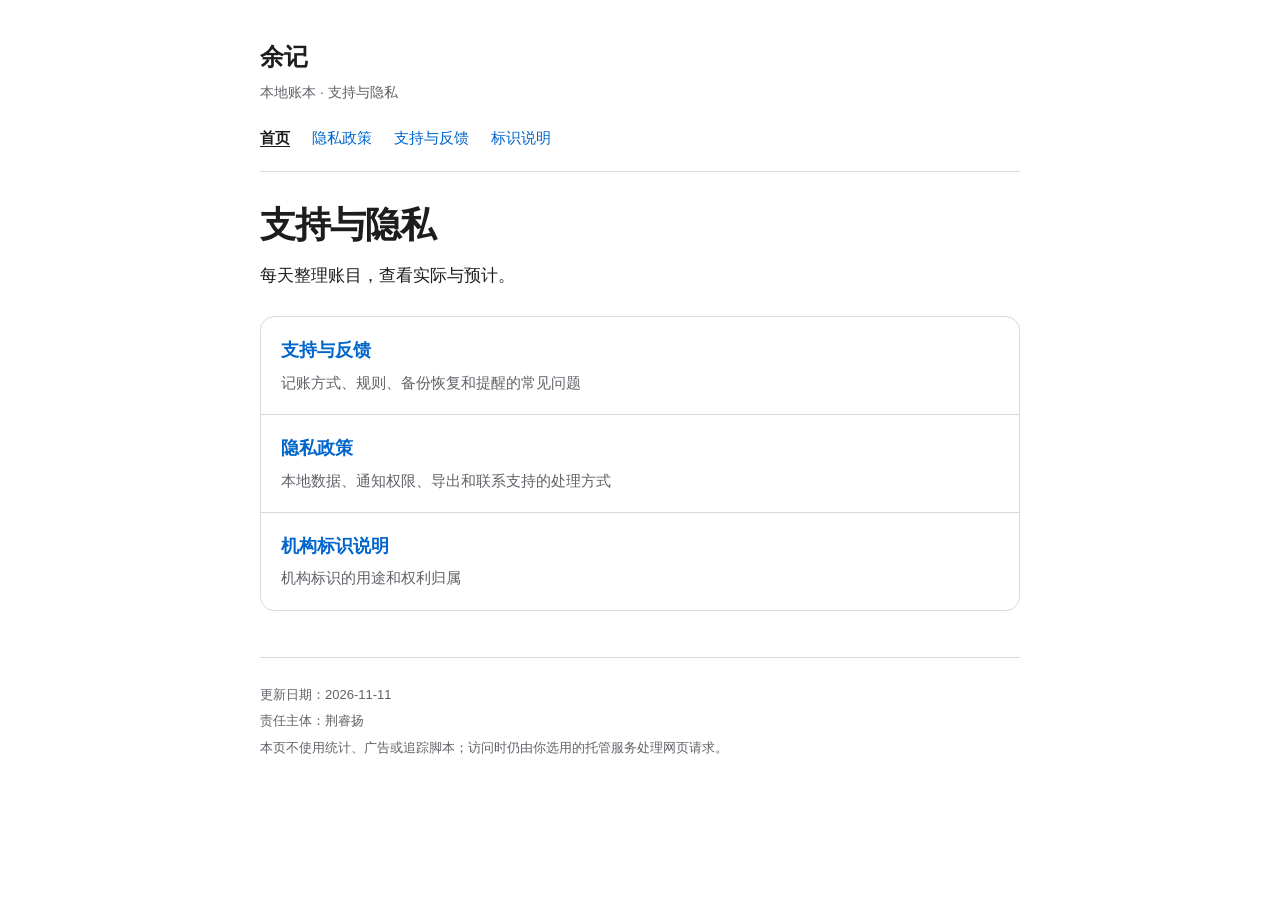
<file: index.html>
<!doctype html>
<html lang="zh-CN">
<head>
  <meta charset="utf-8">
  <meta name="viewport" content="width=device-width, initial-scale=1, viewport-fit=cover">
  <meta name="color-scheme" content="light dark">
  <meta name="referrer" content="no-referrer">
  <meta http-equiv="Content-Security-Policy" content="default-src 'none'; style-src 'self'; base-uri 'none'; form-action 'none'; connect-src 'none'; object-src 'none'; frame-src 'none'">
  <title>支持与隐私 · 余记</title>
  
  
  <link rel="stylesheet" href="styles.css">
</head>
<body>
  <a class="skip-link" href="#main">跳到正文</a>
  <header class="site-header shell">
    <p class="brand"><a href="index.html">余记</a></p>
    <p class="eyebrow">本地账本 · 支持与隐私</p>
    <nav aria-label="网站导航"><a href="index.html" aria-current="page">首页</a>
<a href="privacy.html">隐私政策</a>
<a href="support.html">支持与反馈</a>
<a href="notices.html">标识说明</a></nav>
  </header>
  <main id="main" class="shell">
    
    <h1>支持与隐私</h1>
    <p>每天整理账目，查看实际与预计。</p>
<div class="links">
<a href="support.html"><strong>支持与反馈</strong><span>记账方式、规则、备份恢复和提醒的常见问题</span></a>
<a href="privacy.html"><strong>隐私政策</strong><span>本地数据、通知权限、导出和联系支持的处理方式</span></a>
<a href="notices.html"><strong>机构标识说明</strong><span>机构标识的用途和权利归属</span></a>
</div>
  </main>
  <footer class="site-footer shell">
    <p>更新日期：2026-11-11</p>
    <p>责任主体：荆睿扬</p>
    <p>本页不使用统计、广告或追踪脚本；访问时仍由你选用的托管服务处理网页请求。</p>
  </footer>
</body>
</html>
</file>
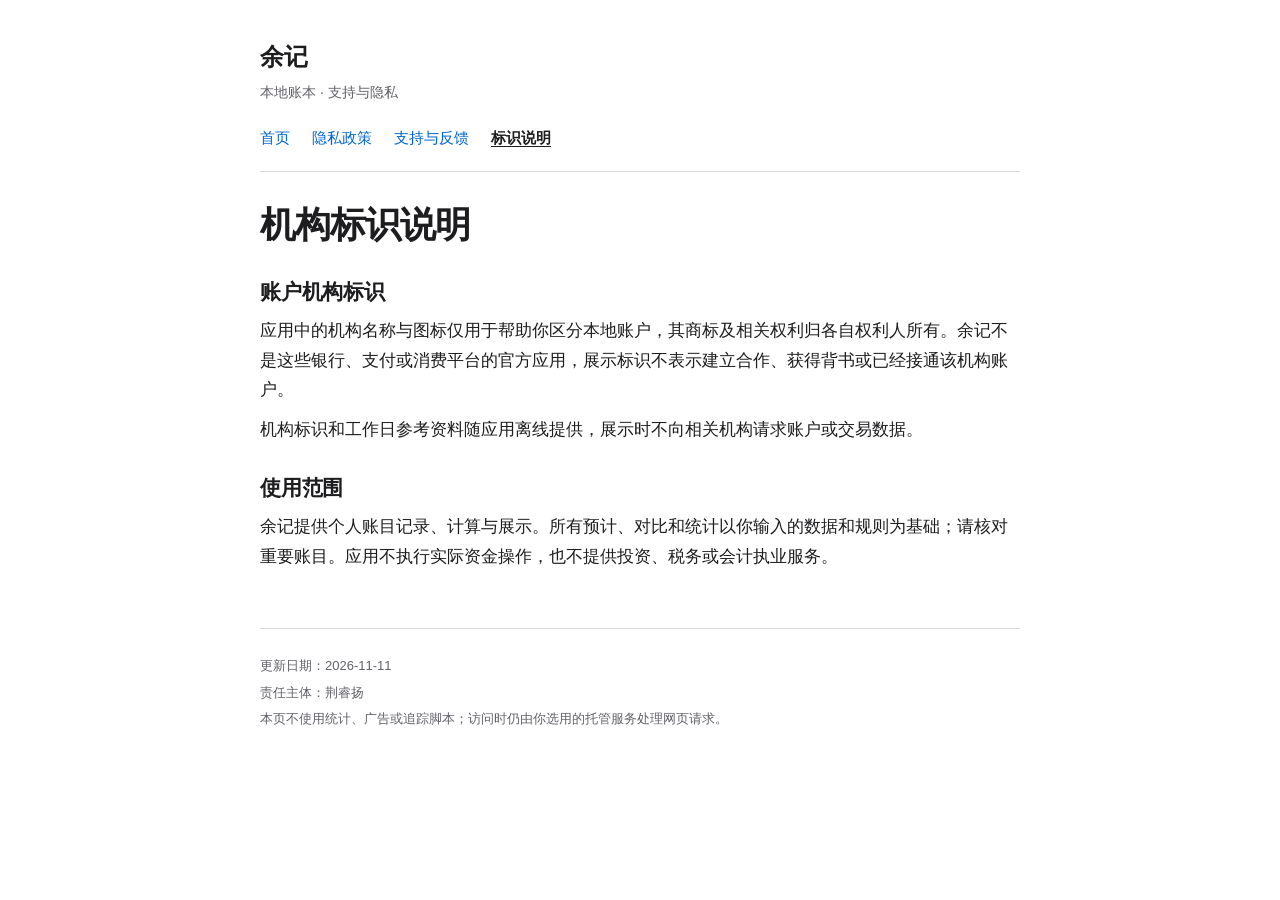
<file: notices.html>
<!doctype html>
<html lang="zh-CN">
<head>
  <meta charset="utf-8">
  <meta name="viewport" content="width=device-width, initial-scale=1, viewport-fit=cover">
  <meta name="color-scheme" content="light dark">
  <meta name="referrer" content="no-referrer">
  <meta http-equiv="Content-Security-Policy" content="default-src 'none'; style-src 'self'; base-uri 'none'; form-action 'none'; connect-src 'none'; object-src 'none'; frame-src 'none'">
  <title>机构标识说明 · 余记</title>
  
  
  <link rel="stylesheet" href="styles.css">
</head>
<body>
  <a class="skip-link" href="#main">跳到正文</a>
  <header class="site-header shell">
    <p class="brand"><a href="index.html">余记</a></p>
    <p class="eyebrow">本地账本 · 支持与隐私</p>
    <nav aria-label="网站导航"><a href="index.html">首页</a>
<a href="privacy.html">隐私政策</a>
<a href="support.html">支持与反馈</a>
<a href="notices.html" aria-current="page">标识说明</a></nav>
  </header>
  <main id="main" class="shell">
    
    <h1>机构标识说明</h1>
    <section><h2>账户机构标识</h2>
<p>应用中的机构名称与图标仅用于帮助你区分本地账户，其商标及相关权利归各自权利人所有。余记不是这些银行、支付或消费平台的官方应用，展示标识不表示建立合作、获得背书或已经接通该机构账户。</p>
<p>机构标识和工作日参考资料随应用离线提供，展示时不向相关机构请求账户或交易数据。</p>
</section>
<section><h2>使用范围</h2>
<p>余记提供个人账目记录、计算与展示。所有预计、对比和统计以你输入的数据和规则为基础；请核对重要账目。应用不执行实际资金操作，也不提供投资、税务或会计执业服务。</p>
</section>
  </main>
  <footer class="site-footer shell">
    <p>更新日期：2026-11-11</p>
    <p>责任主体：荆睿扬</p>
    <p>本页不使用统计、广告或追踪脚本；访问时仍由你选用的托管服务处理网页请求。</p>
  </footer>
</body>
</html>
</file>
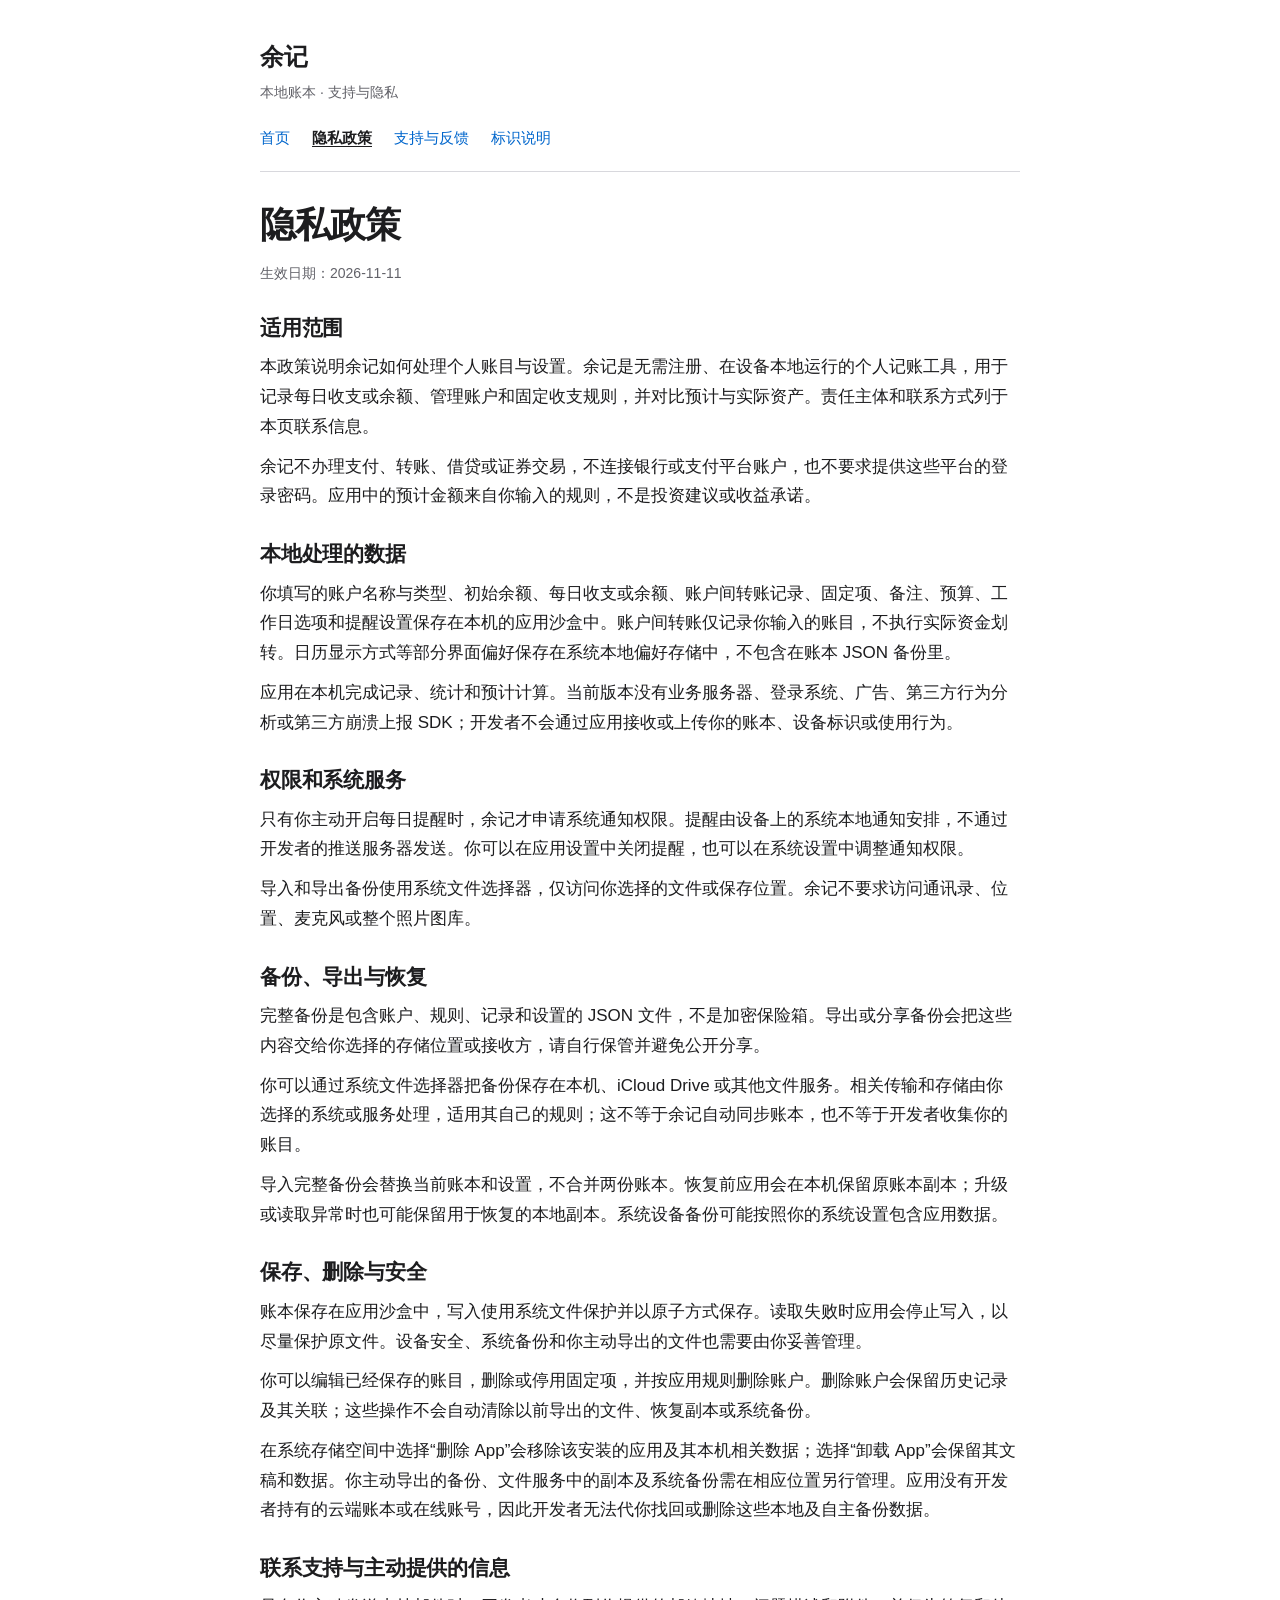
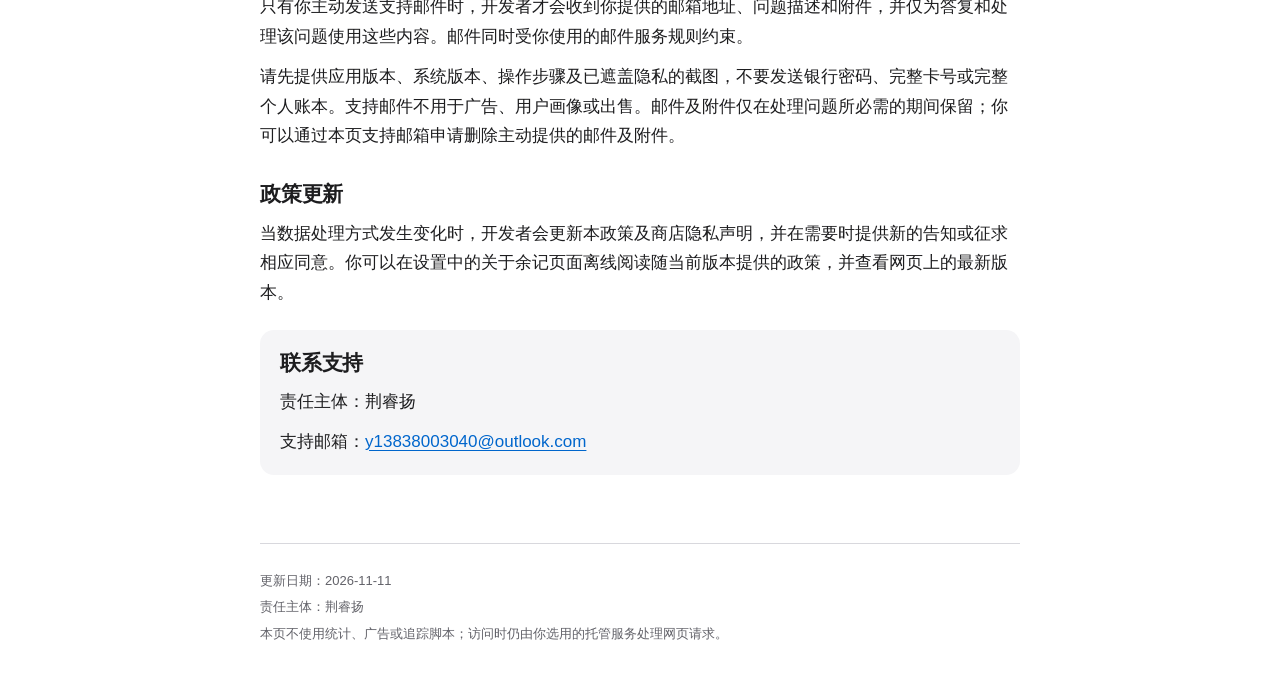
<file: privacy.html>
<!doctype html>
<html lang="zh-CN">
<head>
  <meta charset="utf-8">
  <meta name="viewport" content="width=device-width, initial-scale=1, viewport-fit=cover">
  <meta name="color-scheme" content="light dark">
  <meta name="referrer" content="no-referrer">
  <meta http-equiv="Content-Security-Policy" content="default-src 'none'; style-src 'self'; base-uri 'none'; form-action 'none'; connect-src 'none'; object-src 'none'; frame-src 'none'">
  <title>隐私政策 · 余记</title>
  
  <link rel="canonical" href="https://lyan546.github.io/yuji-support/privacy.html">
  <link rel="stylesheet" href="styles.css">
</head>
<body>
  <a class="skip-link" href="#main">跳到正文</a>
  <header class="site-header shell">
    <p class="brand"><a href="index.html">余记</a></p>
    <p class="eyebrow">本地账本 · 支持与隐私</p>
    <nav aria-label="网站导航"><a href="index.html">首页</a>
<a href="privacy.html" aria-current="page">隐私政策</a>
<a href="support.html">支持与反馈</a>
<a href="notices.html">标识说明</a></nav>
  </header>
  <main id="main" class="shell">
    
    <h1>隐私政策</h1>
    <p class="metadata">生效日期：2026-11-11</p>
<section><h2>适用范围</h2>
<p>本政策说明余记如何处理个人账目与设置。余记是无需注册、在设备本地运行的个人记账工具，用于记录每日收支或余额、管理账户和固定收支规则，并对比预计与实际资产。责任主体和联系方式列于本页联系信息。</p>
<p>余记不办理支付、转账、借贷或证券交易，不连接银行或支付平台账户，也不要求提供这些平台的登录密码。应用中的预计金额来自你输入的规则，不是投资建议或收益承诺。</p>
</section>
<section><h2>本地处理的数据</h2>
<p>你填写的账户名称与类型、初始余额、每日收支或余额、账户间转账记录、固定项、备注、预算、工作日选项和提醒设置保存在本机的应用沙盒中。账户间转账仅记录你输入的账目，不执行实际资金划转。日历显示方式等部分界面偏好保存在系统本地偏好存储中，不包含在账本 JSON 备份里。</p>
<p>应用在本机完成记录、统计和预计计算。当前版本没有业务服务器、登录系统、广告、第三方行为分析或第三方崩溃上报 SDK；开发者不会通过应用接收或上传你的账本、设备标识或使用行为。</p>
</section>
<section><h2>权限和系统服务</h2>
<p>只有你主动开启每日提醒时，余记才申请系统通知权限。提醒由设备上的系统本地通知安排，不通过开发者的推送服务器发送。你可以在应用设置中关闭提醒，也可以在系统设置中调整通知权限。</p>
<p>导入和导出备份使用系统文件选择器，仅访问你选择的文件或保存位置。余记不要求访问通讯录、位置、麦克风或整个照片图库。</p>
</section>
<section><h2>备份、导出与恢复</h2>
<p>完整备份是包含账户、规则、记录和设置的 JSON 文件，不是加密保险箱。导出或分享备份会把这些内容交给你选择的存储位置或接收方，请自行保管并避免公开分享。</p>
<p>你可以通过系统文件选择器把备份保存在本机、iCloud Drive 或其他文件服务。相关传输和存储由你选择的系统或服务处理，适用其自己的规则；这不等于余记自动同步账本，也不等于开发者收集你的账目。</p>
<p>导入完整备份会替换当前账本和设置，不合并两份账本。恢复前应用会在本机保留原账本副本；升级或读取异常时也可能保留用于恢复的本地副本。系统设备备份可能按照你的系统设置包含应用数据。</p>
</section>
<section><h2>保存、删除与安全</h2>
<p>账本保存在应用沙盒中，写入使用系统文件保护并以原子方式保存。读取失败时应用会停止写入，以尽量保护原文件。设备安全、系统备份和你主动导出的文件也需要由你妥善管理。</p>
<p>你可以编辑已经保存的账目，删除或停用固定项，并按应用规则删除账户。删除账户会保留历史记录及其关联；这些操作不会自动清除以前导出的文件、恢复副本或系统备份。</p>
<p>在系统存储空间中选择“删除 App”会移除该安装的应用及其本机相关数据；选择“卸载 App”会保留其文稿和数据。你主动导出的备份、文件服务中的副本及系统备份需在相应位置另行管理。应用没有开发者持有的云端账本或在线账号，因此开发者无法代你找回或删除这些本地及自主备份数据。</p>
</section>
<section><h2>联系支持与主动提供的信息</h2>
<p>只有你主动发送支持邮件时，开发者才会收到你提供的邮箱地址、问题描述和附件，并仅为答复和处理该问题使用这些内容。邮件同时受你使用的邮件服务规则约束。</p>
<p>请先提供应用版本、系统版本、操作步骤及已遮盖隐私的截图，不要发送银行密码、完整卡号或完整个人账本。支持邮件不用于广告、用户画像或出售。邮件及附件仅在处理问题所必需的期间保留；你可以通过本页支持邮箱申请删除主动提供的邮件及附件。</p>
</section>
<section><h2>政策更新</h2>
<p>当数据处理方式发生变化时，开发者会更新本政策及商店隐私声明，并在需要时提供新的告知或征求相应同意。你可以在设置中的关于余记页面离线阅读随当前版本提供的政策，并查看网页上的最新版本。</p>
</section>
<section class="contact"><h2>联系支持</h2>
<p>责任主体：荆睿扬</p>
<p>支持邮箱：<a href="mailto:y13838003040@outlook.com">y13838003040@outlook.com</a></p>
</section>
  </main>
  <footer class="site-footer shell">
    <p>更新日期：2026-11-11</p>
    <p>责任主体：荆睿扬</p>
    <p>本页不使用统计、广告或追踪脚本；访问时仍由你选用的托管服务处理网页请求。</p>
  </footer>
</body>
</html>
</file>
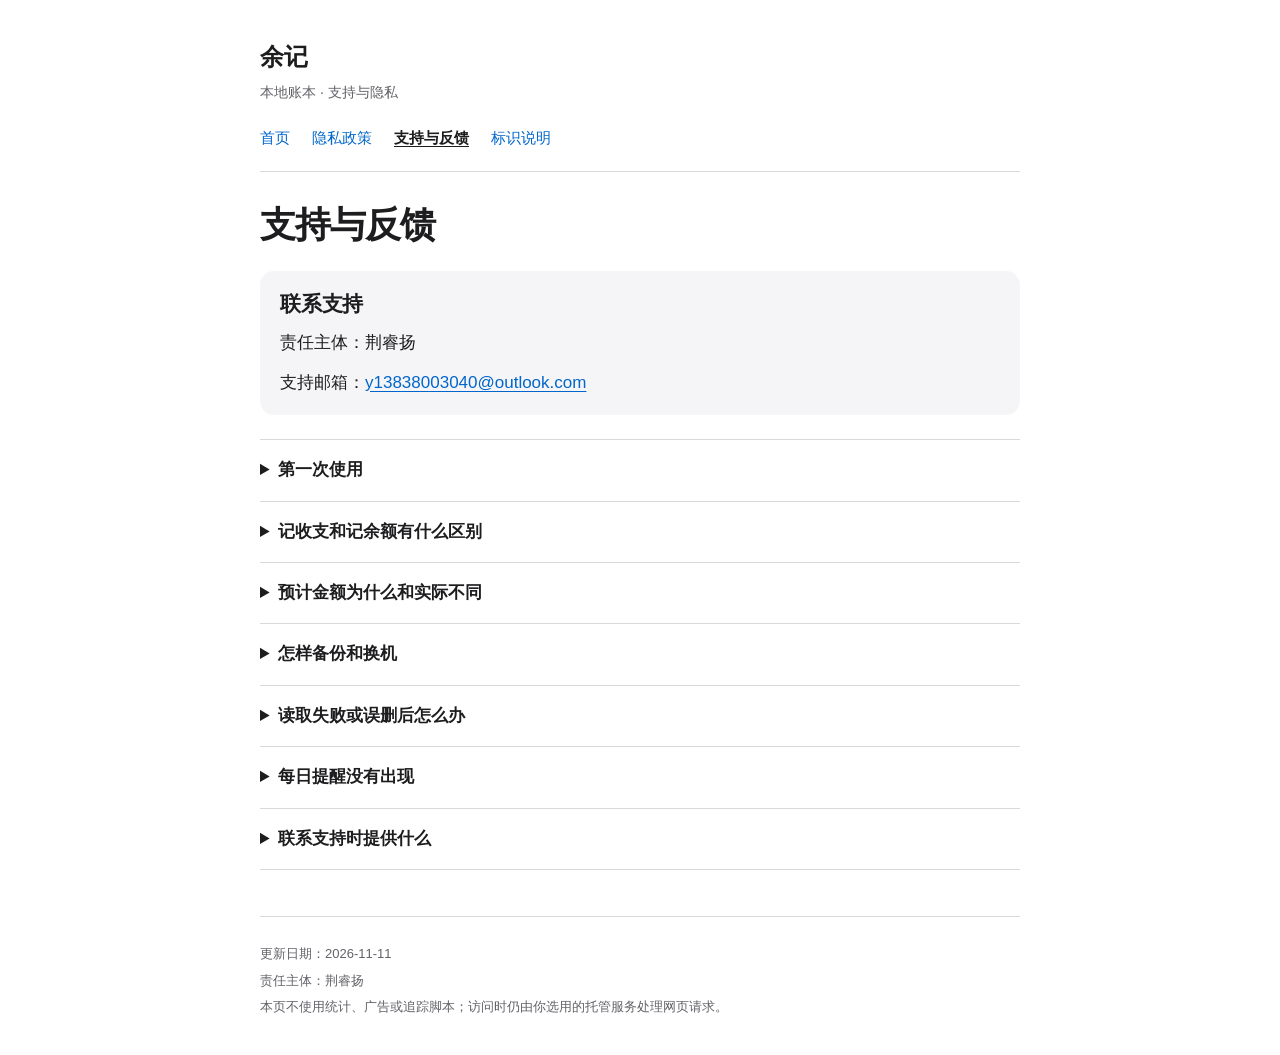
<file: support.html>
<!doctype html>
<html lang="zh-CN">
<head>
  <meta charset="utf-8">
  <meta name="viewport" content="width=device-width, initial-scale=1, viewport-fit=cover">
  <meta name="color-scheme" content="light dark">
  <meta name="referrer" content="no-referrer">
  <meta http-equiv="Content-Security-Policy" content="default-src 'none'; style-src 'self'; base-uri 'none'; form-action 'none'; connect-src 'none'; object-src 'none'; frame-src 'none'">
  <title>支持与反馈 · 余记</title>
  
  <link rel="canonical" href="https://lyan546.github.io/yuji-support/support.html">
  <link rel="stylesheet" href="styles.css">
</head>
<body>
  <a class="skip-link" href="#main">跳到正文</a>
  <header class="site-header shell">
    <p class="brand"><a href="index.html">余记</a></p>
    <p class="eyebrow">本地账本 · 支持与隐私</p>
    <nav aria-label="网站导航"><a href="index.html">首页</a>
<a href="privacy.html">隐私政策</a>
<a href="support.html" aria-current="page">支持与反馈</a>
<a href="notices.html">标识说明</a></nav>
  </header>
  <main id="main" class="shell">
    
    <h1>支持与反馈</h1>
    <section class="contact"><h2>联系支持</h2>
<p>责任主体：荆睿扬</p>
<p>支持邮箱：<a href="mailto:y13838003040@outlook.com">y13838003040@outlook.com</a></p>
</section>
<div class="faq">
<details><summary>第一次使用</summary>
<p>余记新安装没有个人账户、规则或财务记录。先在记录页添加账户，填写账户类型和初始金额，再选择记收支或记余额。金额和预计都以你自己输入的数据为依据。</p>
</details>
<details><summary>记收支和记余额有什么区别</summary>
<p>记收支用于按日记录账户的收入与支出，记余额用于核对当天的实际账户余额。余记侧重每日集中整理和资产变化，不会自动读取银行、微信、支付宝或短信流水。</p>
<p>切换记账方式不会直接删除已经保存的数据；检查日期和账户后再保存当前输入。</p>
</details>
<details><summary>预计金额为什么和实际不同</summary>
<p>预计金额由账户初始设置、固定收支规则、日常预算、日期和工作日设置推算；实际金额来自你保存的记录。请核对规则的开始日期、金额、关联账户、重复周期，以及是否包含调休。</p>
<p>手动修改预计不等于补写或改写实际账目。系统工作日数据的覆盖范围以应用设置页当前显示为准；预计不代表真实到账或投资收益。</p>
</details>
<details><summary>怎样备份和换机</summary>
<p>在设置的备份与恢复中选择导出完整备份，使用系统文件选择器保存 JSON 文件。换机前确认文件确实保存成功，并自行保管。应用没有自动云同步。</p>
<p>在目标设备选择导入完整备份，核对预览后确认恢复。恢复会替换目标设备现有账本和设置，不合并数据；如目标设备已有账目，请先另外导出备份。</p>
</details>
<details><summary>读取失败或误删后怎么办</summary>
<p>遇到读取错误请先停止重复操作，不要直接卸载应用。保存错误信息和你已有的备份，先核对是否有可用的完整 JSON 备份。</p>
<p>应用在部分升级、异常或恢复流程中会尽量保留本地副本，但不保证所有损坏都可以恢复。联系支持时先描述问题，不要主动发送完整账本。开发者没有云端副本可供找回。</p>
</details>
<details><summary>每日提醒没有出现</summary>
<p>检查设置中的每日提醒是否开启、提醒时间是否已保存，以及系统通知权限是否允许余记。系统专注模式、通知摘要和设备状态可能影响显示。</p>
<p>每日提醒是本地系统通知，不依赖开发者服务器。关闭通知权限不会影响手工记账和查看统计。</p>
</details>
<details><summary>联系支持时提供什么</summary>
<p>请提供关于余记中显示的版本与构建号、iOS 或 iPadOS 版本、设备型号、发生问题的操作步骤、期望结果和实际结果。必要时附上已遮盖姓名、余额、卡号及其他隐私信息的截图。</p>
<p>请不要发送银行或支付平台密码、验证码、完整卡号、身份证件或完整个人账本。应用问题通过本页列出的支持邮箱反馈。</p>
</details>
</div>
  </main>
  <footer class="site-footer shell">
    <p>更新日期：2026-11-11</p>
    <p>责任主体：荆睿扬</p>
    <p>本页不使用统计、广告或追踪脚本；访问时仍由你选用的托管服务处理网页请求。</p>
  </footer>
</body>
</html>
</file>
<file: styles.css>
:root {
  color-scheme: light dark;
  --background: #ffffff;
  --surface: #f5f5f7;
  --text: #1d1d1f;
  --secondary: #626269;
  --separator: #d8d8dd;
  --link: #0066cc;
  --preview-background: #fff4d9;
  --preview-text: #654500;
}

* { box-sizing: border-box; }
body {
  margin: 0;
  background: var(--background);
  color: var(--text);
  font-family: -apple-system, BlinkMacSystemFont, "SF Pro Text", "PingFang SC", "Hiragino Sans GB", sans-serif;
  font-size: 17px;
  line-height: 1.75;
  -webkit-text-size-adjust: 100%;
}
a { color: var(--link); text-underline-offset: 0.2em; overflow-wrap: anywhere; }
a:hover { text-decoration-thickness: 2px; }
a:focus-visible, summary:focus-visible { outline: 3px solid var(--link); outline-offset: 5px; border-radius: 3px; }
.skip-link { position: absolute; left: 16px; top: -80px; padding: 8px 16px; background: var(--background); }
.skip-link:focus { top: 10px; }
.shell { width: min(100% - 40px, 760px); margin-inline: auto; }
.site-header { padding: 36px 0 20px; border-bottom: 1px solid var(--separator); }
.brand { margin: 0; font-size: 24px; font-weight: 650; letter-spacing: -0.02em; }
.brand a { color: inherit; text-decoration: none; }
.eyebrow { margin: 2px 0 20px; color: var(--secondary); font-size: 14px; }
nav { display: flex; flex-wrap: wrap; gap: 8px 22px; font-size: 15px; }
nav a { text-decoration: none; }
nav a[aria-current="page"] { color: var(--text); font-weight: 650; text-decoration: underline; }
main { padding: 30px 0 46px; }
h1 { margin: 0 0 12px; font-size: clamp(28px, 5vw, 36px); line-height: 1.3; letter-spacing: -0.03em; }
h2 { margin: 28px 0 8px; font-size: 21px; line-height: 1.4; letter-spacing: -0.01em; }
p { margin: 10px 0; }
.metadata { color: var(--secondary); font-size: 14px; }
.preview { margin: 0 0 26px; padding: 16px 18px; border-radius: 12px; background: var(--preview-background); color: var(--preview-text); }
.preview strong { display: block; font-size: 16px; }
.preview p { margin: 5px 0 0; font-size: 14px; }
.links { margin-top: 26px; border: 1px solid var(--separator); border-radius: 14px; overflow: hidden; }
.links a { display: block; padding: 18px 20px; text-decoration: none; }
.links a + a { border-top: 1px solid var(--separator); }
.links a:hover { background: var(--surface); }
.links strong { display: block; font-size: 18px; }
.links span { display: block; margin-top: 3px; color: var(--secondary); font-size: 15px; }
.contact { margin: 22px 0; padding: 18px 20px; border-radius: 14px; background: var(--surface); }
.contact h2 { margin-top: 0; }
.contact p:last-child { margin-bottom: 0; }
.faq { margin-top: 24px; }
details { border-top: 1px solid var(--separator); padding: 17px 0; }
details:last-child { border-bottom: 1px solid var(--separator); }
summary { cursor: pointer; font-weight: 600; line-height: 1.55; }
details p { margin: 12px 0 0; }
.site-footer { padding: 22px 0 32px; border-top: 1px solid var(--separator); color: var(--secondary); font-size: 13px; }
.site-footer p { margin: 4px 0; }

@media (prefers-color-scheme: dark) {
  :root {
    --background: #111113;
    --surface: #202023;
    --text: #f5f5f7;
    --secondary: #ababaf;
    --separator: #3c3c43;
    --link: #65b2ff;
    --preview-background: #372b10;
    --preview-text: #ffe2a1;
  }
}
@media (max-width: 420px) {
  .shell { width: calc(100% - 32px); }
  .site-header { padding-top: 26px; }
  main { padding-top: 26px; }
  .links a, .contact { padding: 16px; }
}
@media print {
  :root { color-scheme: light; --background: white; --text: black; --secondary: #444; --separator: #aaa; }
  body { font-size: 11pt; }
  .shell { width: 100%; }
  nav, .skip-link { display: none; }
  .site-header { padding-top: 0; }
  a { color: inherit; }
  details p { display: block; }
  h2, summary { break-after: avoid; }
  section, details { break-inside: avoid; }
}
</file>
